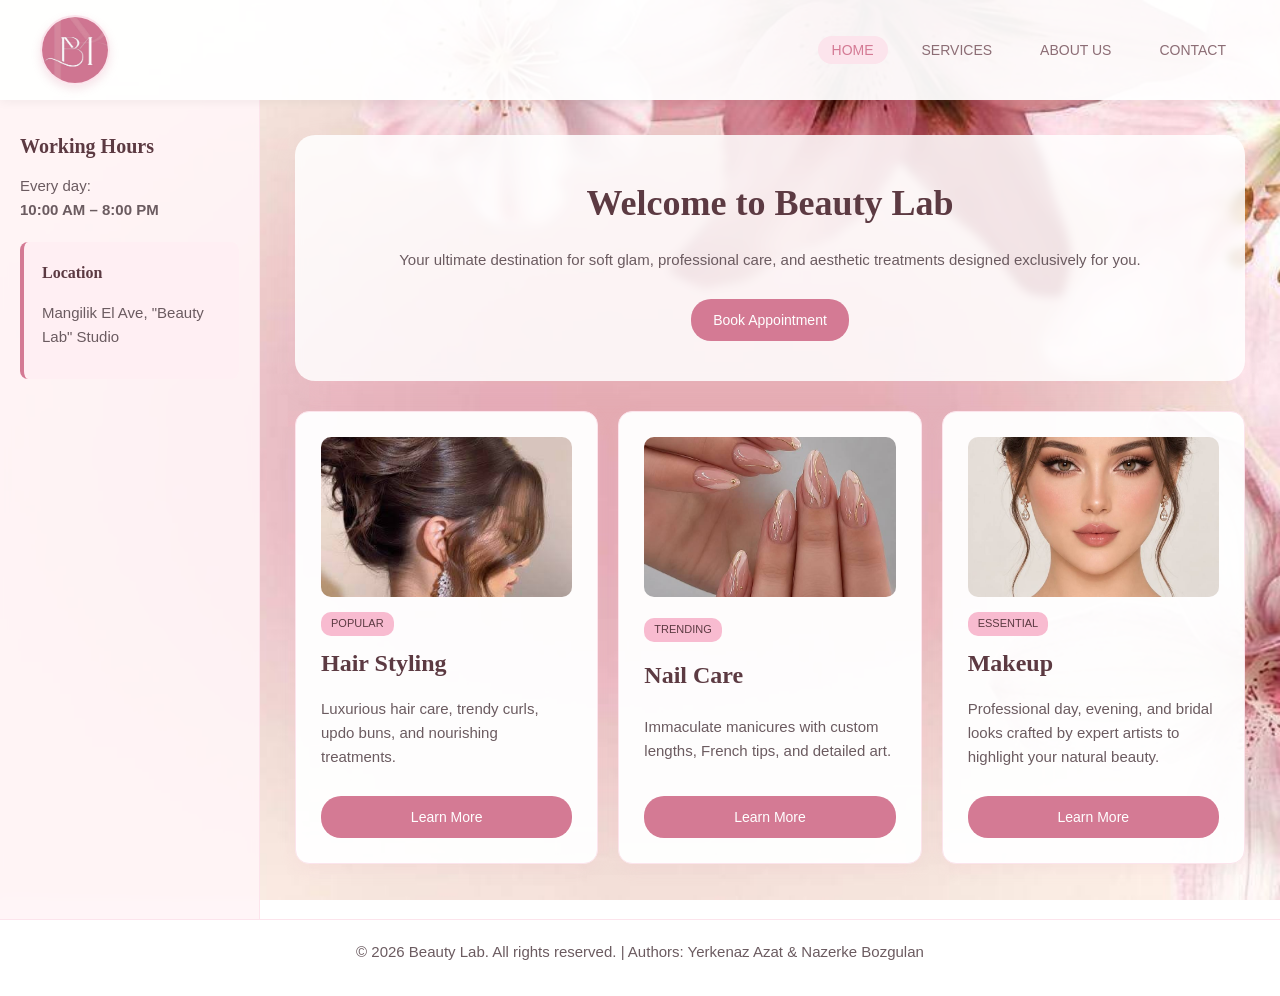
<file: index.html>
<!DOCTYPE html>
<html lang="en">
<head>
    <meta charset="UTF-8">
    <meta name="viewport" content="width=device-width, initial-scale=1.0">
    <title>Beauty Lab - Home</title>
    <link rel="stylesheet" href="css/style.css">
</head>
<body class="page-1 grid-layout">

    <!-- Task 1: Flexbox Navigation Header (Logo on left, Links on right) -->
    <header id="main-header">
        <div class="logo">
    <a href="index.html">
        <img src="images/лого1.jpg" alt="Beauty Lab Logo" class="logo-img">
    </a>
</div>
        <nav>
            <ul class="nav-menu">
                <li><a href="index.html" class="active">Home</a></li>
                <li><a href="services.html">Services</a></li>
                <li><a href="about.html">About Us</a></li>
                <li><a href="contact.html">Contact</a></li>
            </ul>
        </nav>
    </header>

    <!-- Task 3: Sidebar (Grid Area: sidebar) -->
    <aside class="sidebar">
        <h3>Working Hours</h3>
        <p>Every day:<br><strong>10:00 AM – 8:00 PM</strong></p>
        <div class="info-box">
            <h4>Location</h4>
            <p>Mangilik El Ave, "Beauty Lab" Studio</p>
        </div>
    </aside>

    <!-- Task 3: Main Content (Grid Area: main) -->
    <main class="main-content">
        <div class="container">
            <section class="hero-section">
                <h1>Welcome to Beauty Lab</h1>
                <p>Your ultimate destination for soft glam, professional care, and aesthetic treatments designed exclusively for you.</p>
                <a href="contact.html" class="btn-primary">Book Appointment</a>
            </section>

            <!-- Task 2: Flexbox Cards with Image, Title, Text, and Button -->
            <div class="card-grid">
                <div class="card">
                    <img src="images/хэйрстайл.jpg" alt="Hair Styling" class="card-img">
                    <span class="badge">Popular</span>
                    <h2>Hair Styling</h2>
                    <p>Luxurious hair care, trendy curls, updo buns, and nourishing treatments.</p>
                    <a href="services.html" class="card-btn">Learn More</a>
                </div>
                <div class="card">
                    <img src="images/ногти1.jpg" alt="Nail Care" class="card-img">
                    <span class="badge">Trending</span>
                    <h2>Nail Care</h2>
                    <p>Immaculate manicures with custom lengths, French tips, and detailed art.</p>
                    <a href="services.html" class="card-btn">Learn More</a>
                </div>
                <div class="card">
                    <img src="images/макияж1.jpg" alt="Makeup" class="card-img">
                    <span class="badge">Essential</span>
                    <h2>Makeup</h2>
                    <p>Professional day, evening, and bridal looks crafted by expert artists to highlight your natural beauty.</p>
                    <a href="services.html" class="card-btn">Learn More</a>
                </div>
            </div>
        </div>
    </main>

    <!-- Task 3: Footer (Grid Area: footer) -->
    <footer>
        <p>&copy; 2026 Beauty Lab. All rights reserved. | Authors: Yerkenaz Azat & Nazerke Bozgulan</p>
    </footer>

</body>
</html>
</file>
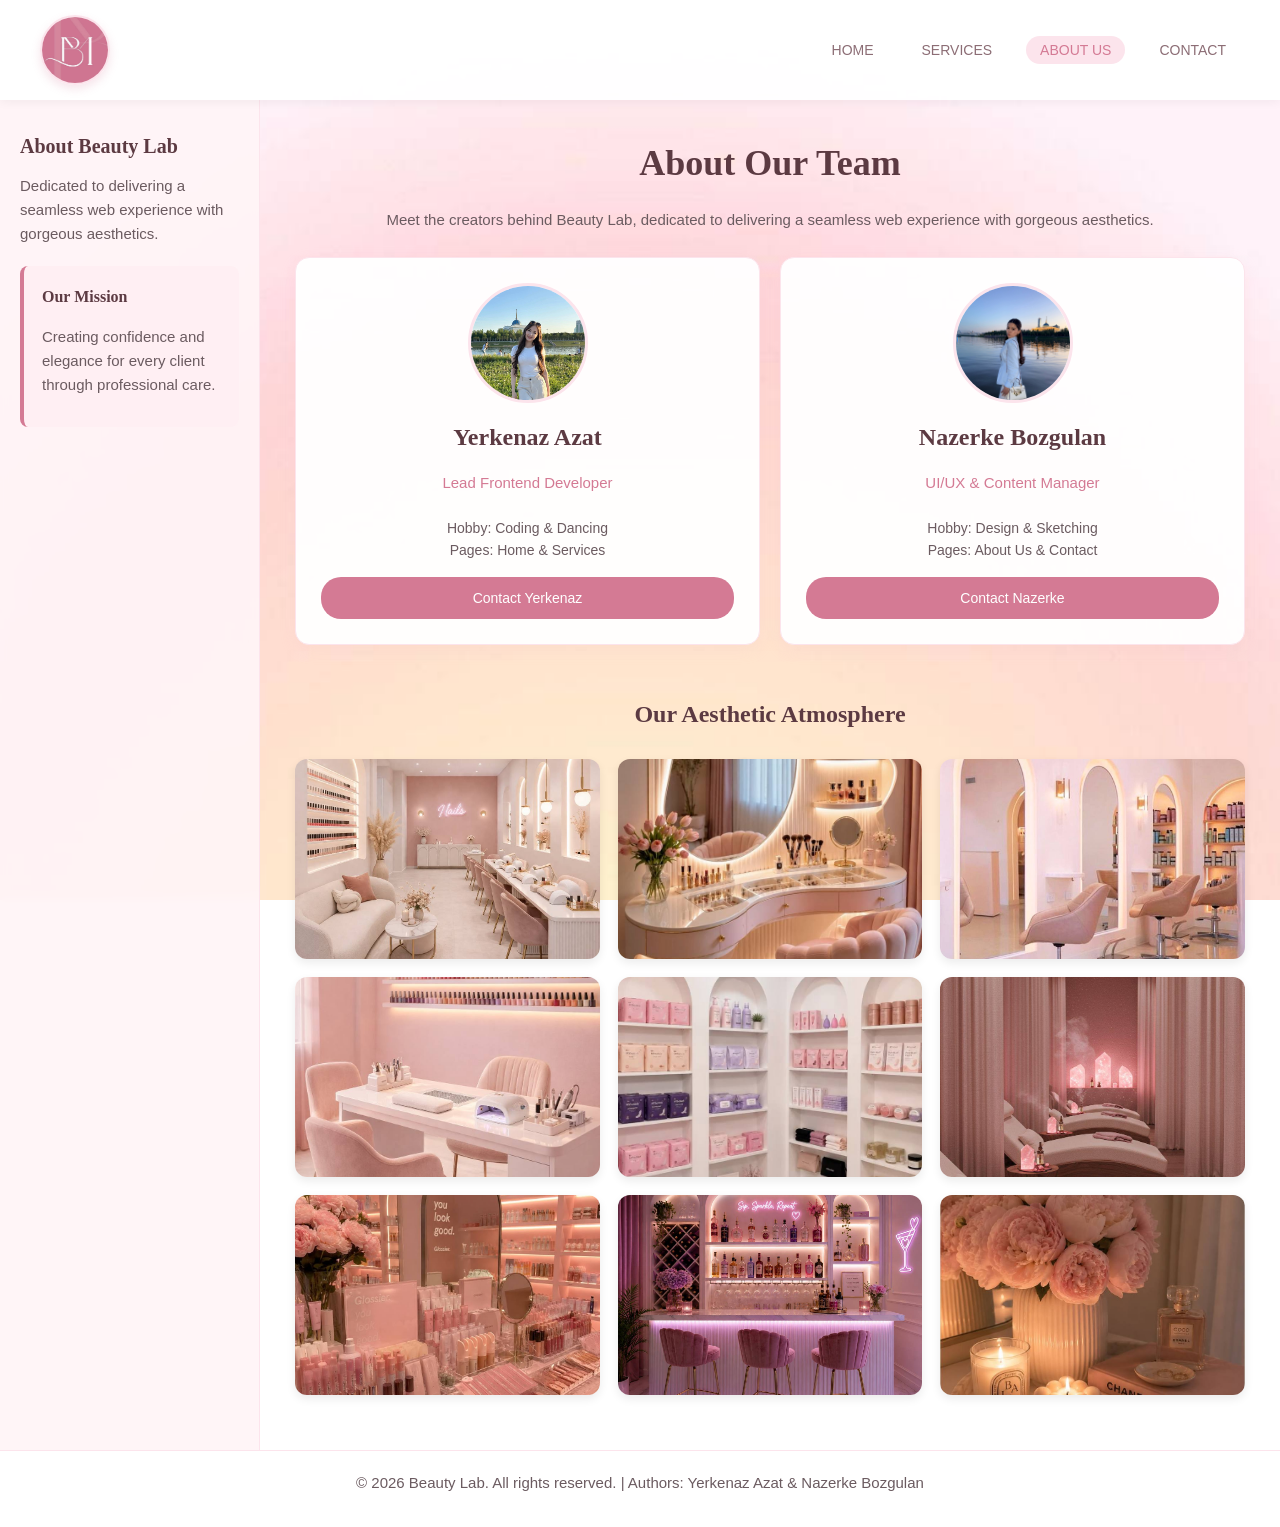
<file: about.html>
<!DOCTYPE html>
<html lang="en">
<head>
    <meta charset="UTF-8">
    <meta name="viewport" content="width=device-width, initial-scale=1.0">
    <title>Beauty Lab - About Us</title>
    <link rel="stylesheet" href="css/style.css">
</head>
<body class="page-3 grid-layout">

    <!-- Task 1: Flexbox Navigation Header -->
    <header id="main-header">
        <div class="logo">
    <a href="index.html">
        <img src="images/лого1.jpg" alt="Beauty Lab Logo" class="logo-img">
    </a>
</div>
        <nav>
            <ul class="nav-menu">
                <li><a href="index.html">Home</a></li>
                <li><a href="services.html">Services</a></li>
                <li><a href="about.html" class="active">About Us</a></li>
                <li><a href="contact.html">Contact</a></li>
            </ul>
        </nav>
    </header>

    <!-- Task 3: Sidebar (Grid Area: sidebar) -->
    <aside class="sidebar">
        <h3>About Beauty Lab</h3>
        <p>Dedicated to delivering a seamless web experience with gorgeous aesthetics.</p>
        <div class="info-box">
            <h4>Our Mission</h4>
            <p>Creating confidence and elegance for every client through professional care.</p>
        </div>
    </aside>

    <!-- Task 3: Main Content (Grid Area: main) -->
    <main class="main-content">
        <div class="container">
            <h1>About Our Team</h1>
            <p style="text-align: center;">Meet the creators behind Beauty Lab, dedicated to delivering a seamless web experience with gorgeous aesthetics.</p>

            <!-- Task 2: Flexbox Team Cards -->
            <div class="card-grid">
                <div class="card" style="text-align: center;">
                    <img src="images/ерке1.jpeg" alt="Yerkenaz Azat" class="profile-img">
                    <h2>Yerkenaz Azat</h2>
                    <p class="role">Lead Frontend Developer</p>
                    <ul class="card-list">
                        <li>Hobby: Coding & Dancing</li>
                        <li>Pages: Home & Services</li>
                    </ul>
                    <a href="contact.html" class="card-btn">Contact Yerkenaz</a>
                </div>

                <div class="card" style="text-align: center;">
                    <img src="images/наз1.jpeg" alt="Nazerke Bozgulan" class="profile-img">
                    <h2>Nazerke Bozgulan</h2>
                    <p class="role">UI/UX & Content Manager</p>
                    <ul class="card-list">
                        <li>Hobby: Design & Sketching</li>
                        <li>Pages: About Us & Contact</li>
                    </ul>
                    <a href="contact.html" class="card-btn">Contact Nazerke</a>
                </div>
            </div>

            <!-- Task 4: CSS Grid Image Gallery (9 Images with Hover Overlay) -->
            <h2 style="margin-top: 50px; text-align: center;">Our Aesthetic Atmosphere</h2>
            <div class="gallery-grid">
                <div class="gallery-item">
                    <img src="images/интерьер.jpg" alt="Interior">
                    <div class="overlay"><span>Cozy Interior</span></div>
                </div>
                <div class="gallery-item">
                    <img src="images/макияж.jpg" alt="Makeup Corner">
                    <div class="overlay"><span>Makeup Corner</span></div>
                </div>
                <div class="gallery-item">
                    <img src="images/хэйр.jpg" alt="Hair Station">
                    <div class="overlay"><span>Hair Station</span></div>
                </div>
                <div class="gallery-item">
                    <img src="images/ногти.jpg" alt="Nail Studio">
                    <div class="overlay"><span>Nail Studio</span></div>
                </div>
                <div class="gallery-item">
                    <img src="images/уход.jpg" alt="Skincare Zone">
                    <div class="overlay"><span>Skincare Zone</span></div>
                </div>
                <div class="gallery-item">
                    <img src="images/релакс.jpg" alt="Relax Lounge">
                    <div class="overlay"><span>Relax Lounge</span></div>
                </div>
                <div class="gallery-item">
                    <img src="images/косметика.jpg" alt="Cosmetics">
                    <div class="overlay"><span>Premium Products</span></div>
                </div>
                <div class="gallery-item">
                    <img src="images/бар.jpg" alt="Drink Bar">
                    <div class="overlay"><span>Complimentary Drinks</span></div>
                </div>
                <div class="gallery-item">
                    <img src="images/детали.jpg" alt="Details">
                    <div class="overlay"><span>Aesthetic Details</span></div>
                </div>
            </div>

        </div>
    </main>

    <!-- Task 3: Footer (Grid Area: footer) -->
    <footer>
        <p>&copy; 2026 Beauty Lab. All rights reserved. | Authors: Yerkenaz Azat & Nazerke Bozgulan</p>
    </footer>

</body>
</html>
</file>
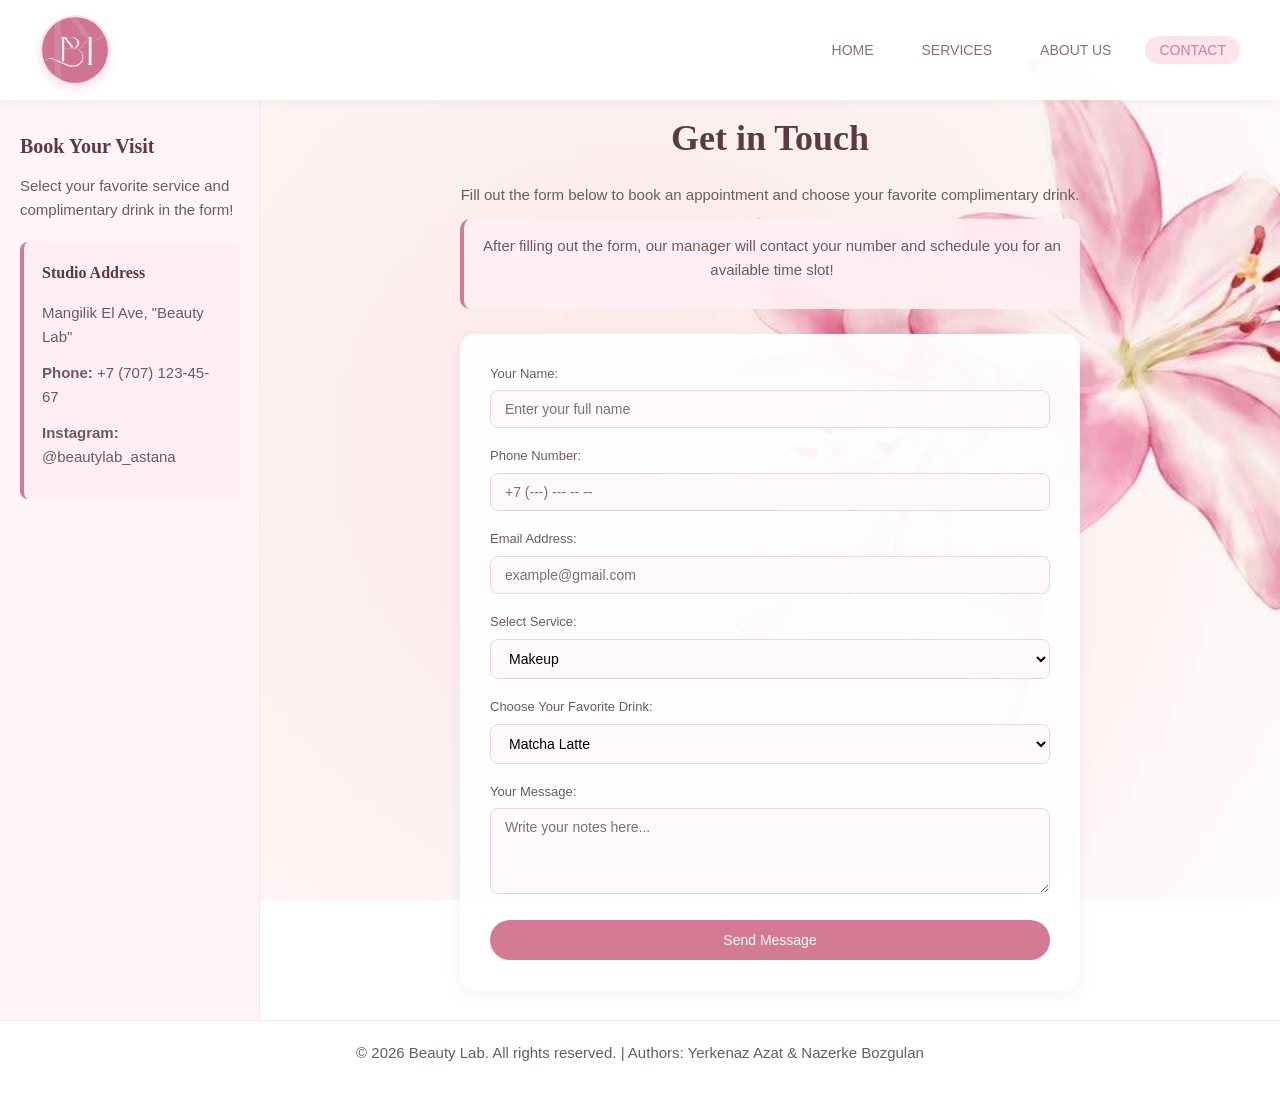
<file: contact.html>
<!DOCTYPE html>
<html lang="en">
<head>
    <meta charset="UTF-8">
    <meta name="viewport" content="width=device-width, initial-scale=1.0">
    <title>Beauty Lab - Contact</title>
    <link rel="stylesheet" href="css/style.css">
</head>
<body class="page-4 grid-layout">

    <!-- Task 1: Flexbox Navigation Header -->
    <header id="main-header">
       <div class="logo">
    <a href="index.html">
        <img src="images/лого1.jpg" alt="Beauty Lab Logo" class="logo-img">
    </a>
</div>
        <nav>
            <ul class="nav-menu">
                <li><a href="index.html">Home</a></li>
                <li><a href="services.html">Services</a></li>
                <li><a href="about.html">About Us</a></li>
                <li><a href="contact.html" class="active">Contact</a></li>
            </ul>
        </nav>
    </header>

    <!-- Task 3: Sidebar (Grid Area: sidebar) -->
    <aside class="sidebar">
        <h3>Book Your Visit</h3>
        <p>Select your favorite service and complimentary drink in the form!</p>
        <div class="info-box">
            <h4>Studio Address</h4>
            <p>Mangilik El Ave, "Beauty Lab"</p>
            <p><strong>Phone:</strong> +7 (707) 123-45-67</p>
            <p><strong>Instagram:</strong> @beautylab_astana</p>
        </div>
    </aside>

    <!-- Task 3: Main Content (Grid Area: main) -->
    <main class="main-content">
        <div class="container" id="contact-form-section">
            <h1>Get in Touch</h1>
            <p style="text-align: center;">Fill out the form below to book an appointment and choose your favorite complimentary drink.</p>

            <div class="notice-banner">
                <p>After filling out the form, our manager will contact your number and schedule you for an available time slot!</p>
            </div>

            <form action="#" method="POST" class="flex-form">
                <div class="form-group">
                    <label for="name">Your Name:</label>
                    <input type="text" id="name" name="name" required placeholder="Enter your full name">
                </div>

                <div class="form-group">
                    <label for="phone">Phone Number:</label>
                    <input type="tel" id="phone" name="phone" required placeholder="+7 (---) --- -- --">
                </div>

                <div class="form-group">
                    <label for="email">Email Address:</label>
                    <input type="email" id="email" name="email" required placeholder="example@gmail.com">
                </div>

                <div class="form-group">
                    <label for="service">Select Service:</label>
                    <select id="service" name="service">
                        <option value="makeup">Makeup</option>
                        <option value="hair">Hair Styling</option>
                        <option value="nails">Nail Care</option>
                    </select>
                </div>

                <div class="form-group">
                    <label for="drink">Choose Your Favorite Drink:</label>
                    <select id="drink" name="drink">
                        <option value="matcha">Matcha Latte</option>
                        <option value="herbal-tea">Warm Herbal Tea</option>
                        <option value="iced-coffee">Iced Caramel Coffee</option>
                        <option value="rose-champagne">Sparkling Rose Champagne</option>
                        <option value="lemon-water">Lemon Mint Water</option>
                    </select>
                </div>

                <div class="form-group">
                    <label for="message">Your Message:</label>
                    <textarea id="message" name="message" rows="4" placeholder="Write your notes here..."></textarea>
                </div>

                <button type="submit">Send Message</button>
            </form>
        </div>
    </main>

    <!-- Task 3: Footer (Grid Area: footer) -->
    <footer>
        <p>&copy; 2026 Beauty Lab. All rights reserved. | Authors: Yerkenaz Azat & Nazerke Bozgulan</p>
    </footer>

</body>
</html>
</file>
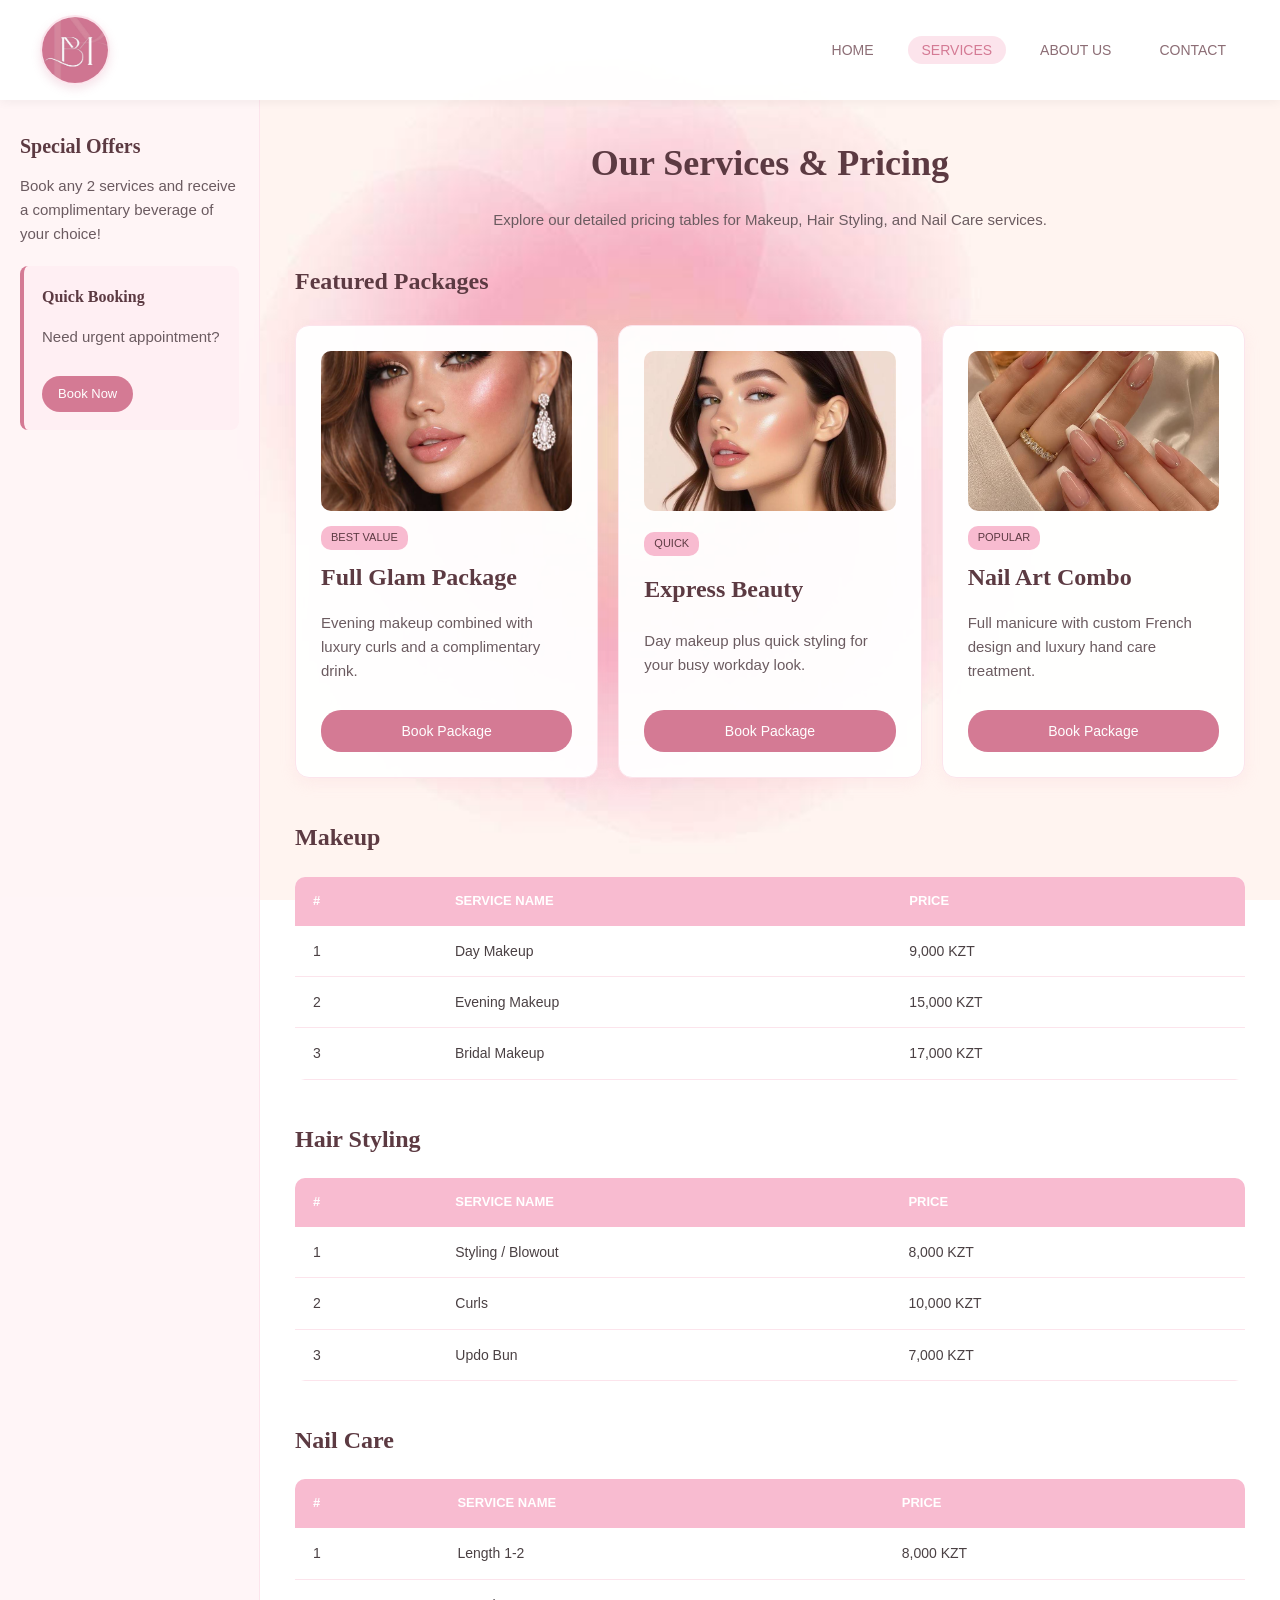
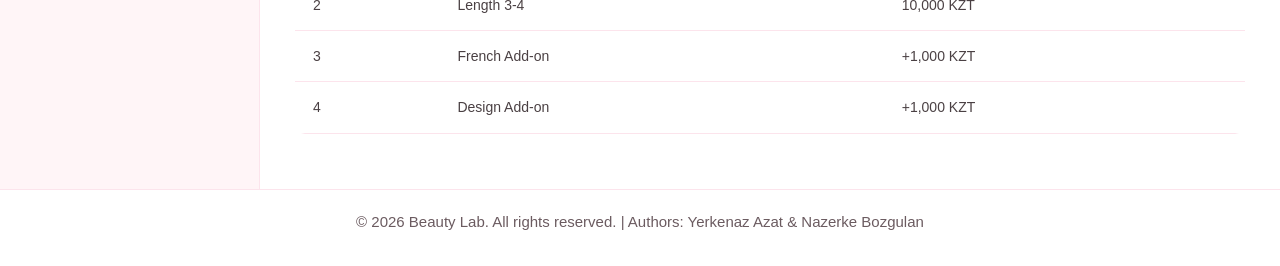
<file: services.html>
<!DOCTYPE html>
<html lang="en">
<head>
    <meta charset="UTF-8">
    <meta name="viewport" content="width=device-width, initial-scale=1.0">
    <title>Beauty Lab - Services</title>
    <link rel="stylesheet" href="css/style.css">
</head>
<body class="page-2 grid-layout">

    
    <header id="main-header">
        <div class="logo">
    <a href="index.html">
        <img src="images/лого1.jpg" alt="Beauty Lab Logo" class="logo-img">
    </a>
</div>

        <nav>
            <ul class="nav-menu">
                <li><a href="index.html">Home</a></li>
                <li><a href="services.html" class="active">Services</a></li>
                <li><a href="about.html">About Us</a></li>
                <li><a href="contact.html">Contact</a></li>
            </ul>
        </nav>
    </header>

   
    <aside class="sidebar">
        <h3>Special Offers</h3>
        <p>Book any 2 services and receive a complimentary beverage of your choice!</p>
        <div class="info-box">
            <h4>Quick Booking</h4>
            <p>Need urgent appointment?</p>
            <a href="contact.html" class="btn-primary" style="display:inline-block; padding: 8px 16px; font-size: 13px;">Book Now</a>
        </div>
    </aside>

    <main class="main-content">
        <div class="container">
            <h1>Our Services & Pricing</h1>
            <p style="text-align: center;">Explore our detailed pricing tables for Makeup, Hair Styling, and Nail Care services.</p>

            <!-- Task 2: Featured Packages (Flexbox Cards) -->
            <h2 style="margin-top: 30px;">Featured Packages</h2>
            <div class="card-grid">
                <div class="card">
                    <img src="images/фулл.jpg" alt="Full Glam" class="card-img">
                    <span class="badge">Best Value</span>
                    <h2>Full Glam Package</h2>
                    <p>Evening makeup combined with luxury curls and a complimentary drink.</p>
                    <a href="contact.html" class="card-btn">Book Package</a>
                </div>
                <div class="card">
                    <img src="images/экспресс.jpg" alt="Express Care" class="card-img">
                    <span class="badge">Quick</span>
                    <h2>Express Beauty</h2>
                    <p>Day makeup plus quick styling for your busy workday look.</p>
                    <a href="contact.html" class="card-btn">Book Package</a>
                </div>
                <div class="card">
                    <img src="images/ногтикомбо.jpg" alt="Nail Care" class="card-img">
                    <span class="badge">Popular</span>
                    <h2>Nail Art Combo</h2>
                    <p>Full manicure with custom French design and luxury hand care treatment.</p>
                    <a href="contact.html" class="card-btn">Book Package</a>
                </div>
            </div>


            <h2 style="margin-top: 40px;">Makeup</h2>
            <table>
                <thead>
                    <tr>
                        <th>#</th>
                        <th>Service Name</th>
                        <th>Price</th>
                    </tr>
                </thead>
                <tbody>
                    <tr>
                        <td>1</td>
                        <td>Day Makeup</td>
                        <td>9,000 KZT</td>
                    </tr>
                    <tr>
                        <td>2</td>
                        <td>Evening Makeup</td>
                        <td>15,000 KZT</td>
                    </tr>
                    <tr>
                        <td>3</td>
                        <td>Bridal Makeup</td>
                        <td>17,000 KZT</td>
                    </tr>
                </tbody>
            </table>

            <h2 style="margin-top: 40px;">Hair Styling</h2>
            <table>
                <thead>
                    <tr>
                        <th>#</th>
                        <th>Service Name</th>
                        <th>Price</th>
                    </tr>
                </thead>
                <tbody>
                    <tr>
                        <td>1</td>
                        <td>Styling / Blowout</td>
                        <td>8,000 KZT</td>
                    </tr>
                    <tr>
                        <td>2</td>
                        <td>Curls</td>
                        <td>10,000 KZT</td>
                    </tr>
                    <tr>
                        <td>3</td>
                        <td>Updo Bun</td>
                        <td>7,000 KZT</td>
                    </tr>
                </tbody>
            </table>

            <h2 style="margin-top: 40px;">Nail Care</h2>
            <table>
                <thead>
                    <tr>
                        <th>#</th>
                        <th>Service Name</th>
                        <th>Price</th>
                    </tr>
                </thead>
                <tbody>
                    <tr>
                        <td>1</td>
                        <td>Length 1-2</td>
                        <td>8,000 KZT</td>
                    </tr>
                    <tr>
                        <td>2</td>
                        <td>Length 3-4</td>
                        <td>10,000 KZT</td>
                    </tr>
                    <tr>
                        <td>3</td>
                        <td>French Add-on</td>
                        <td>+1,000 KZT</td>
                    </tr>
                    <tr>
                        <td>4</td>
                        <td>Design Add-on</td>
                        <td>+1,000 KZT</td>
                    </tr>
                </tbody>
            </table>
        </div>
    </main>


    <footer>
        <p>&copy; 2026 Beauty Lab. All rights reserved. | Authors: Yerkenaz Azat & Nazerke Bozgulan</p>
    </footer>

</body>
</html>
</file>
<file: css/style.css>
* {
  margin: 0;
  padding: 0;
  box-sizing: border-box;
}

body {
  font-family: 'Montserrat', sans-serif;
  background: #fff5f7;
  color: #4a4043;
  line-height: 1.6;
  min-height: 100vh;
}

body.page-1 {
  background: url('../images/фон1.jpeg') no-repeat center center fixed;
  background-size: cover;
}

body.page-2 {
  background: url('../images/фон2.jpeg') no-repeat center center fixed;
  background-size: cover;
}

body.page-3 {
  background: url('../images/фон3.jpeg') no-repeat center center fixed;
  background-size: cover;
}

body.page-4 {
  background: url('../images/фон4.jpeg') no-repeat center center fixed;
  background-size: cover;
}

h1, h2, h3, h4 {
  font-family: 'Playfair Display', serif;
  color: #5c3a42;
  margin-bottom: 15px;
}

h1 {
  font-size: 36px;
  text-align: center;
}

p {
  font-size: 15px;
  color: #6b5b60;
  margin-bottom: 12px;
}

#main-header {
  display: flex; 
  justify-content: space-between;
  align-items: center; 
  padding: 15px 40px;
  background: rgba(255, 255, 255, 0.95);
  position: sticky;
  top: 0;
  z-index: 999;
  box-shadow: 0 2px 10px rgba(0,0,0,0.05);
}

.logo a {
  font-family: 'Playfair Display', serif;
  font-size: 22px;
  font-weight: bold;
  color: #5c3a42;
  text-decoration: none;
}

.nav-menu {
  list-style-type: none;
  display: flex; 
  align-items: center;
  gap: 20px; 
}

.nav-menu a {
  text-decoration: none;
  color: #8c6d75;
  font-weight: 500;
  font-size: 14px;
  text-transform: uppercase;
  padding: 6px 14px;
  border-radius: 15px;
  transition: all 0.3s ease;
}

.nav-menu a:hover, 
.nav-menu a.active {
  background: #fce4ec;
  color: #d47a94;
}

body.grid-layout {
  display: grid;
  grid-template-areas:
    "header  header"
    "sidebar main"
    "footer  footer";
  grid-template-columns: 260px 1fr;
  grid-template-rows: auto 1fr auto;
}

#main-header {
  grid-area: header;
}

.logo-img {
  width: 70px;            
  height: 70px;           
  border-radius: 50%;     
  object-fit: cover;      
  border: 2px solid #fce4ec; 
  box-shadow: 0 4px 10px rgba(212, 122, 148, 0.2); 
  display: block;
}
.sidebar {
  grid-area: sidebar;
  background: rgba(255, 245, 247, 0.92);
  padding: 30px 20px;
  border-right: 1px solid #fce4ec;
  backdrop-filter: blur(5px);
}

.sidebar h3 {
  font-size: 20px;
  margin-bottom: 12px;
}

.main-content {
  grid-area: main;
  padding: 10px 20px 30px 20px;
}

footer {
  grid-area: footer;
  background: rgba(255, 255, 255, 0.9);
  color: #8c6d75;
  text-align: center;
  padding: 20px 0;
  font-size: 12px;
  border-top: 1px solid #fce4ec;
}

@media (max-width: 768px) {
  body.grid-layout {
    grid-template-areas:
      "header"
      "main"
      "sidebar"
      "footer";
    grid-template-columns: 1fr;
  }
}

.container {
  max-width: 1000px;
  margin: 25px auto;
  padding: 0 15px;
}

.hero-section {
  text-align: center;
  background: rgba(255, 255, 255, 0.85);
  backdrop-filter: blur(5px);
  border-radius: 20px;
  padding: 40px;
  box-shadow: 0 8px 25px rgba(244, 194, 204, 0.2);
  margin-bottom: 30px;
}

.card-grid {
  display: flex;
  gap: 20px; 
  align-items: stretch; 
  margin-top: 25px;
  flex-wrap: wrap;
}

.card {
  flex: 1; 
  min-width: 250px;
  background: rgba(255, 255, 255, 0.96);
  padding: 25px;
  border-radius: 14px;
  box-shadow: 0 5px 15px rgba(244, 194, 204, 0.2);
  border: 1px solid #fce4ec;
  display: flex;
  flex-direction: column;
  justify-content: space-between;
  transition: transform 0.3s ease, box-shadow 0.3s ease;
}

.card:hover {
  transform: translateY(-8px);
  box-shadow: 0 12px 25px rgba(212, 122, 148, 0.3);
}

.card-img {
  width: 100%;
  height: 160px;
  object-fit: cover;
  border-radius: 10px;
  margin-bottom: 15px;
}

.profile-img {
  width: 120px;
  height: 120px;
  border-radius: 50%;
  object-fit: cover;
  display: block;
  margin: 0 auto 15px auto;
  border: 3px solid #fce4ec;
}

.badge {
  background: #f8bbd0;
  color: #5c3a42;
  padding: 3px 10px;
  border-radius: 10px;
  font-size: 11px;
  text-transform: uppercase;
  display: inline-block;
  margin-bottom: 8px;
  align-self: flex-start;
}

.card-list {
  list-style: none;
  padding: 0;
  color: #6b5b60;
  font-size: 14px;
  margin-top: 10px;
}

.role {
  font-weight: 500;
  color: #d47a94;
}

.btn-primary, .card-btn {
  display: inline-block;
  padding: 10px 22px;
  background-color: #d47a94;
  color: white;
  text-decoration: none;
  border-radius: 20px;
  font-weight: 500;
  font-size: 14px;
  text-align: center;
  margin-top: 15px;
  transition: background-color 0.3s ease;
  border: none;
  cursor: pointer;
}

.btn-primary:hover, .card-btn:hover {
  background-color: #c06580;
}

.gallery-grid {
  display: grid;
  grid-template-columns: repeat(3, 1fr); 
  gap: 18px; 
  margin-top: 25px;
}

.gallery-item {
  position: relative;
  overflow: hidden;
  border-radius: 12px;
  box-shadow: 0 4px 10px rgba(0,0,0,0.08);
  height: 200px;
}

.gallery-item img {
  width: 100%;
  height: 100%;
  object-fit: cover;
  display: block;
  transition: transform 0.4s ease;
}

.gallery-item .overlay {
  position: absolute;
  top: 0;
  left: 0;
  width: 100%;
  height: 100%;
  background: rgba(212, 122, 148, 0.85);
  display: flex;
  justify-content: center;
  align-items: center;
  opacity: 0;
  transition: opacity 0.3s ease;
}

.gallery-item .overlay span {
  color: #fff;
  font-family: 'Playfair Display', serif;
  font-size: 18px;
  font-weight: 600;
  text-align: center;
  padding: 0 10px;
}

.gallery-item:hover img {
  transform: scale(1.08);
}

.gallery-item:hover .overlay {
  opacity: 1; 
}

@media (max-width: 600px) {
  .gallery-grid {
    grid-template-columns: repeat(2, 1fr);
  }
}


.info-box {
  background: rgba(255, 240, 243, 0.95);
  border-left: 4px solid #d47a94;
  padding: 18px;
  border-radius: 8px;
  margin-top: 20px;
}

table {
  width: 100%;
  border-collapse: collapse;
  margin-top: 20px;
  background: rgba(255, 255, 255, 0.95);
  border-radius: 10px;
  overflow: hidden;
}

table th, table td {
  padding: 14px 18px;
  text-align: left;
}

table th {
  background: #f8bbd0;
  color: #fff;
  font-size: 13px;
  text-transform: uppercase;
}

table td {
  border-bottom: 1px solid #fce4ec;
  font-size: 14px;
}

/* Contact Form */
#contact-form-section {
  max-width: 650px;
  margin: 0 auto;
}

.notice-banner {
  background: rgba(255, 240, 243, 0.9);
  backdrop-filter: blur(5px);
  border-left: 4px solid #d47a94;
  padding: 15px;
  border-radius: 10px;
  margin-bottom: 25px;
  text-align: center;
  color: #5c3a42;
  font-weight: 500;
}

form.flex-form {
  background: rgba(255, 255, 255, 0.95);
  padding: 30px;
  border-radius: 15px;
  box-shadow: 0 5px 20px rgba(0,0,0,0.05);
}

.form-group {
  margin-bottom: 18px;
}

.form-group label {
  display: block;
  margin-bottom: 6px;
  font-weight: 500;
  font-size: 13px;
  color: #6b5b60;
}

.form-group input,
.form-group select,
.form-group textarea {
  width: 100%;
  padding: 10px 14px;
  border: 1px solid #e8d7dc;
  border-radius: 8px;
  font-family: inherit;
  font-size: 14px;
  background: #fff9fa;
}

.form-group input:focus,
.form-group select:focus,
.form-group textarea:focus {
  border-color: #d47a94;
  outline: none;
  background: #fff;
}

button[type="submit"] {
  background: #d47a94;
  color: #fff;
  padding: 12px;
  border: none;
  border-radius: 20px;
  font-size: 14px;
  font-weight: 500;
  cursor: pointer;
  width: 100%;
  transition: 0.3s;
}

button[type="submit"]:hover {
  background: #c06580;
}
</file>
